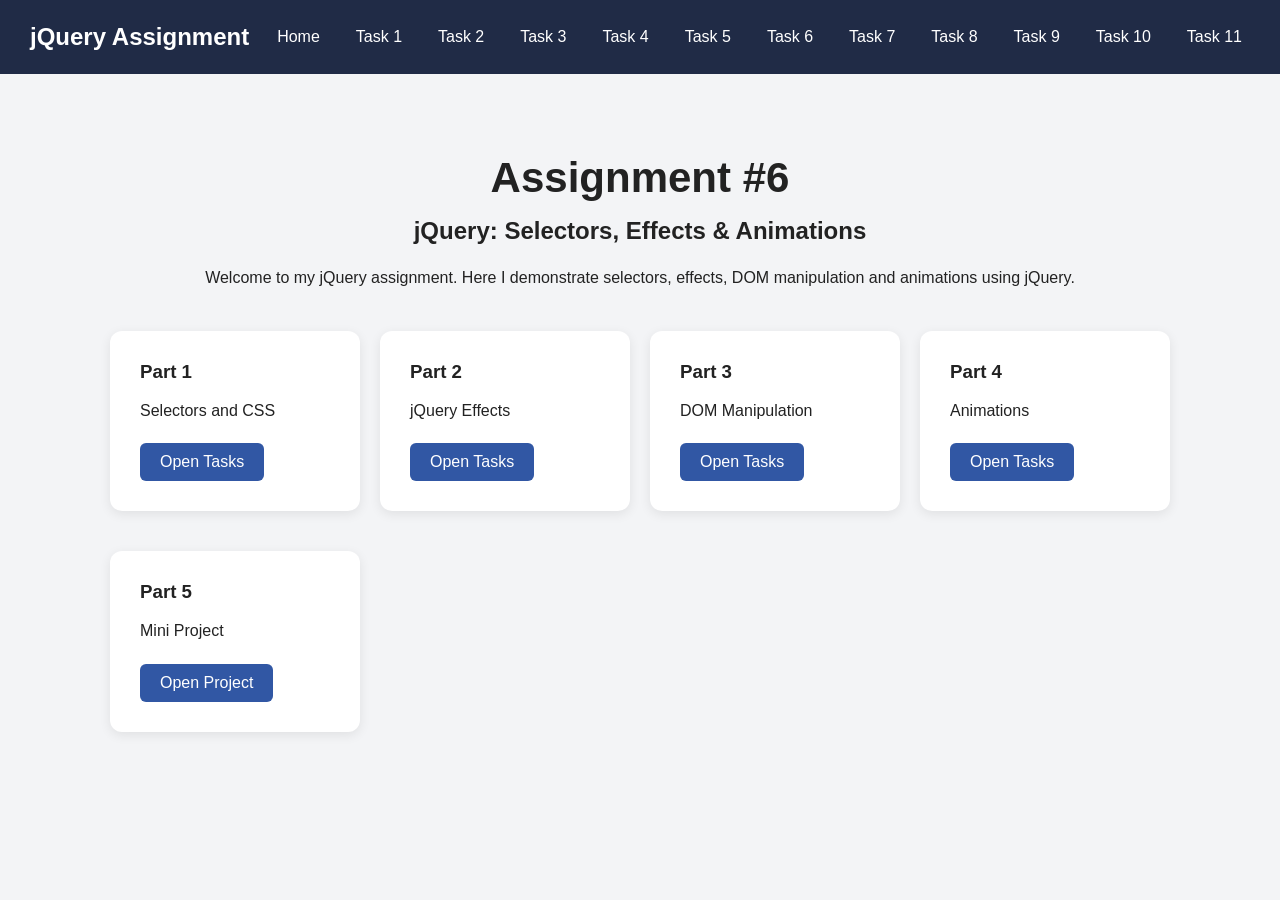
<file: index.html>
<!DOCTYPE html>
<html lang="en">

<head>
    <meta charset="UTF-8">
    <meta name="viewport" content="width=device-width, initial-scale=1.0">
    <title>Assignment 6 - jQuery</title>
    <link rel="stylesheet" href="style.css">
</head>

<body>

    <nav>
        <h2>jQuery Assignment</h2>
        <a href="index.html">Home</a>
        <a href="task1.html">Task 1</a>
        <a href="task2.html">Task 2</a>
        <a href="task3.html">Task 3</a>
        <a href="task4.html">Task 4</a>
        <a href="task5.html">Task 5</a>
        <a href="task6.html">Task 6</a>
        <a href="task7.html">Task 7</a>
        <a href="task8.html">Task 8</a>
        <a href="task9.html">Task 9</a>
        <a href="task10.html">Task 10</a>
        <a href="task11.html">Task 11</a>
    </nav>

    <main>
        <h1>Assignment #6</h1>
        <h2>jQuery: Selectors, Effects & Animations</h2>

        <p>
            Welcome to my jQuery assignment.
            Here I demonstrate selectors, effects,
            DOM manipulation and animations using jQuery.
        </p>

        <div class="cards">
            <div class="card">
                <h3>Part 1</h3>
                <p>Selectors and CSS</p>
                <a href="task1.html">Open Tasks</a>
            </div>

            <div class="card">
                <h3>Part 2</h3>
                <p>jQuery Effects</p>
                <a href="task2.html">Open Tasks</a>
            </div>

            <div class="card">
                <h3>Part 3</h3>
                <p>DOM Manipulation</p>
                <a href="task3.html">Open Tasks</a>
            </div>

            <div class="card">
                <h3>Part 4</h3>
                <p>Animations</p>
                <a href="task4.html">Open Tasks</a>
            </div>

            <div class="card">
                <h3>Part 5</h3>
                <p>Mini Project</p>
                <a href="task5.html">Open Project</a>
            </div>
        </div>
    </main>
    <script src="https://code.jquery.com/jquery-3.7.1.min.js"></script>
    <script src="script.js"></script>

</body>

</html>
</file>
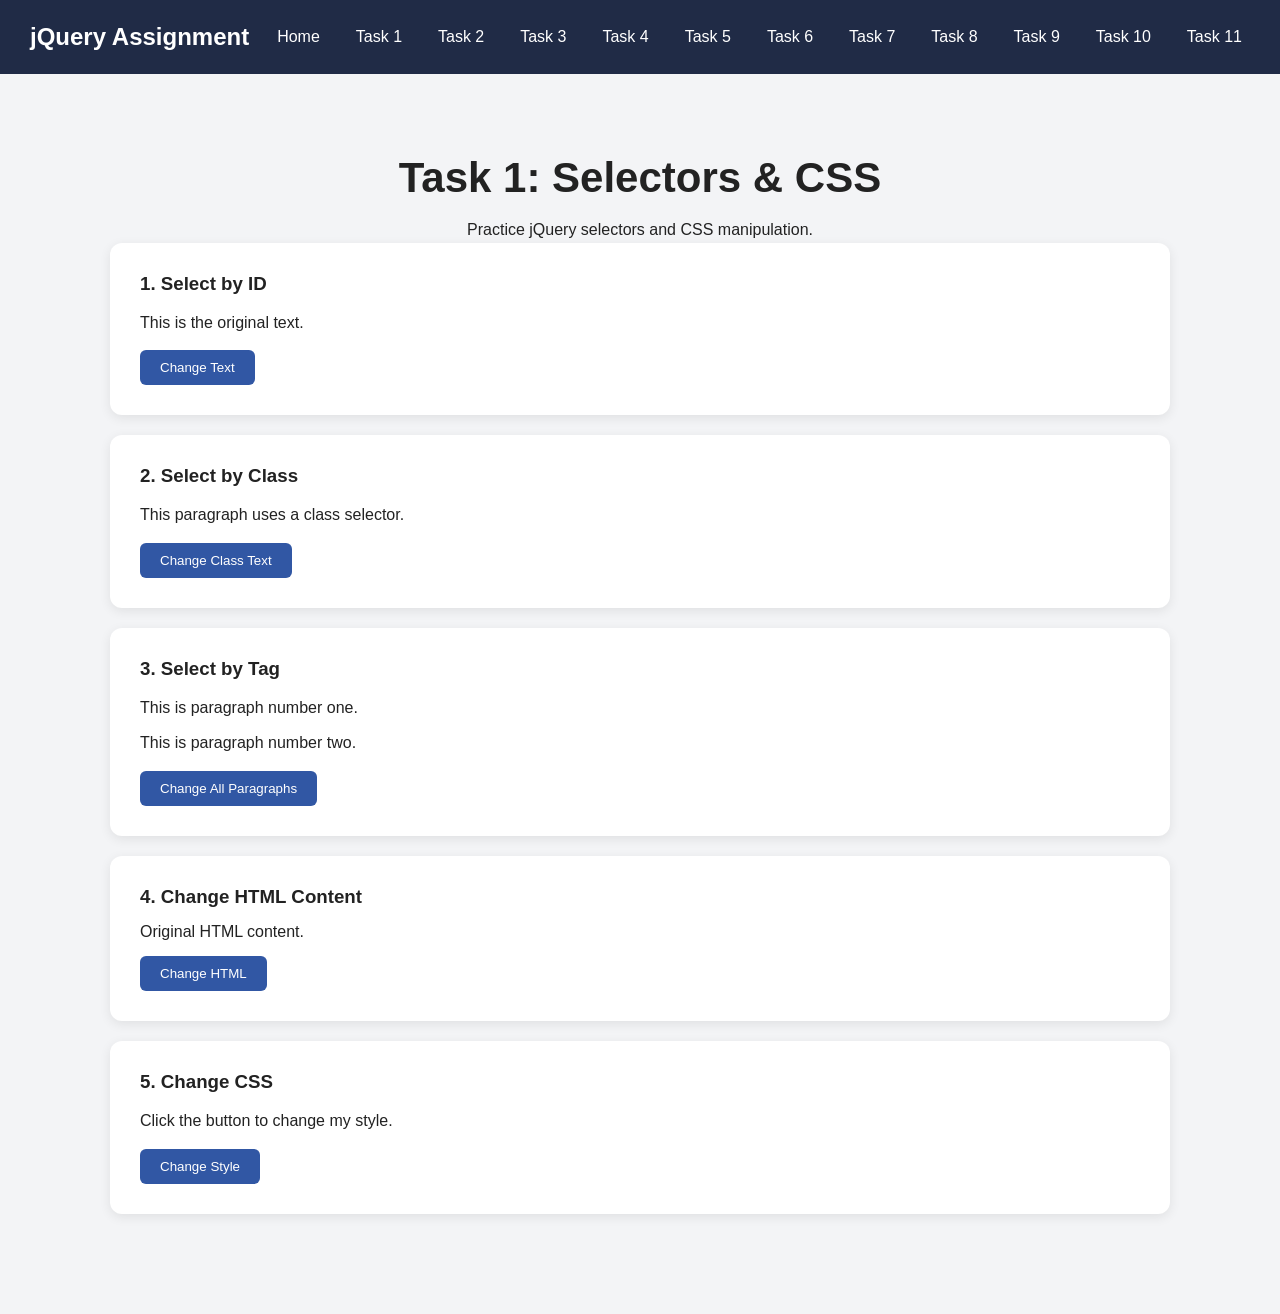
<file: task1.html>
<!DOCTYPE html>
<html lang="en">

<head>
    <meta charset="UTF-8">
    <meta name="viewport" content="width=device-width, initial-scale=1.0">
    <title>Task 1 - jQuery Selectors</title>
    <link rel="stylesheet" href="style.css">
</head>

<body>

    <nav>
        <h2>jQuery Assignment</h2>
        <a href="index.html">Home</a>
        <a href="task1.html">Task 1</a>
        <a href="task2.html">Task 2</a>
        <a href="task3.html">Task 3</a>
        <a href="task4.html">Task 4</a>
        <a href="task5.html">Task 5</a>
        <a href="task6.html">Task 6</a>
        <a href="task7.html">Task 7</a>
        <a href="task8.html">Task 8</a>
        <a href="task9.html">Task 9</a>
        <a href="task10.html">Task 10</a>
        <a href="task11.html">Task 11</a>
    </nav>
    <main>
        <h1>Task 1: Selectors & CSS</h1>
        <p>Practice jQuery selectors and CSS manipulation.</p>

        <div class="card">
            <h3>1. Select by ID</h3>
            <p id="myText">This is the original text.</p>
            <button id="idButton">Change Text</button>
        </div>

        <div class="card">
            <h3>2. Select by Class</h3>
            <p class="myClass">This paragraph uses a class selector.</p>
            <button id="classButton">Change Class Text</button>
        </div>

        <div class="card">
            <h3>3. Select by Tag</h3>
            <p>This is paragraph number one.</p>
            <p>This is paragraph number two.</p>
            <button id="tagButton">Change All Paragraphs</button>
        </div>

        <div class="card">
            <h3>4. Change HTML Content</h3>
            <div id="htmlContent">Original HTML content.</div>
            <button id="htmlButton">Change HTML</button>
        </div>

        <div class="card">
            <h3>5. Change CSS</h3>
            <p id="styleText">Click the button to change my style.</p>
            <button id="cssButton">Change Style</button>
        </div>
    </main>

    <script src="https://code.jquery.com/jquery-3.7.1.min.js"></script>
    <script>
        $(document).ready(function () {

            $("#idButton").click(function () {
                $("#myText").text("Text changed using ID selector!");
            });

            $("#classButton").click(function () {
                $(".myClass").text("Text changed using class selector!");
            });

            $("#tagButton").click(function () {
                $("p").css("color", "blue");
            });

            $("#htmlButton").click(function () {
                $("#htmlContent").html("<b>HTML content changed!</b>");
            });

            $("#cssButton").click(function () {
                $("#styleText").css({
                    "color": "white",
                    "background-color": "blue",
                    "padding": "15px",
                    "border-radius": "8px"
                });
            });

        });
    </script>

</body>

</html>
</file>
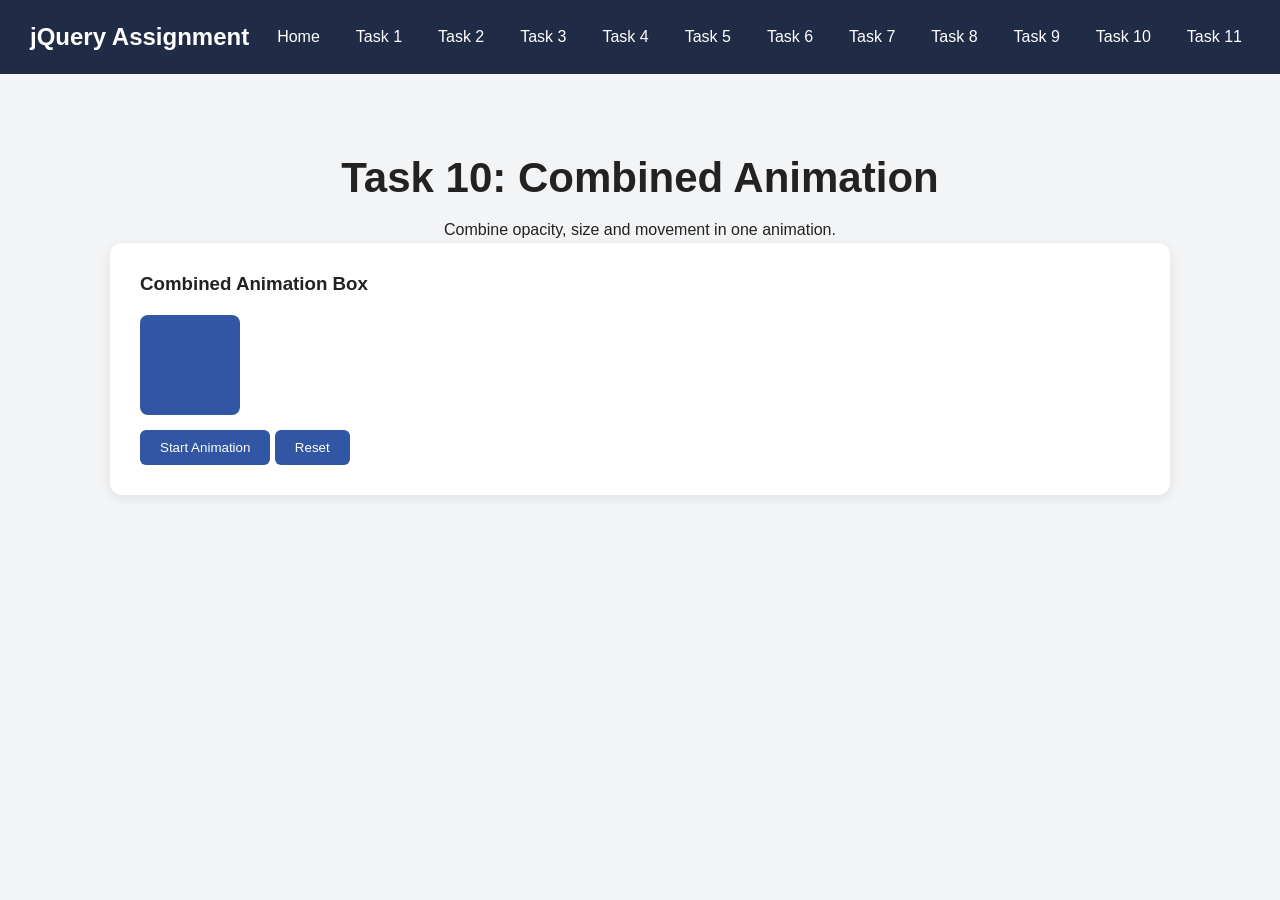
<file: task10.html>
<!DOCTYPE html>
<html lang="en">
<head>
    <meta charset="UTF-8">
    <meta name="viewport" content="width=device-width, initial-scale=1.0">
    <title>Task 10 - Combined Animation</title>
    <link rel="stylesheet" href="style.css">

    <style>
        #box {
            width: 100px;
            height: 100px;
            background: #3157a4;
            position: relative;
            border-radius: 8px;
            margin-top: 20px;
        }
    </style>
</head>
<body>

    <nav>
        <h2>jQuery Assignment</h2>
        <a href="index.html">Home</a>
        <a href="task1.html">Task 1</a>
        <a href="task2.html">Task 2</a>
        <a href="task3.html">Task 3</a>
        <a href="task4.html">Task 4</a>
        <a href="task5.html">Task 5</a>
        <a href="task6.html">Task 6</a>
        <a href="task7.html">Task 7</a>
        <a href="task8.html">Task 8</a>
        <a href="task9.html">Task 9</a>
        <a href="task10.html">Task 10</a>
        <a href="task11.html">Task 11</a>
    </nav>

    <main>
        <h1>Task 10: Combined Animation</h1>
        <p>Combine opacity, size and movement in one animation.</p>

        <div class="card">
            <h3>Combined Animation Box</h3>

            <div id="box"></div>

            <button id="startButton">Start Animation</button>
            <button id="resetButton">Reset</button>
        </div>
    </main>

    <script src="https://code.jquery.com/jquery-3.7.1.min.js"></script>

    <script>
        $(document).ready(function() {

            $("#startButton").click(function() {
                $("#box").animate({
                    width: "200px",
                    height: "200px",
                    left: "150px",
                    opacity: 0.3
                }, 2000);
            });

            $("#resetButton").click(function() {
                $("#box").stop(true, true).css({
                    width: "100px",
                    height: "100px",
                    left: "0px",
                    opacity: 1
                });
            });

        });
    </script>

</body>
</html>
</file>
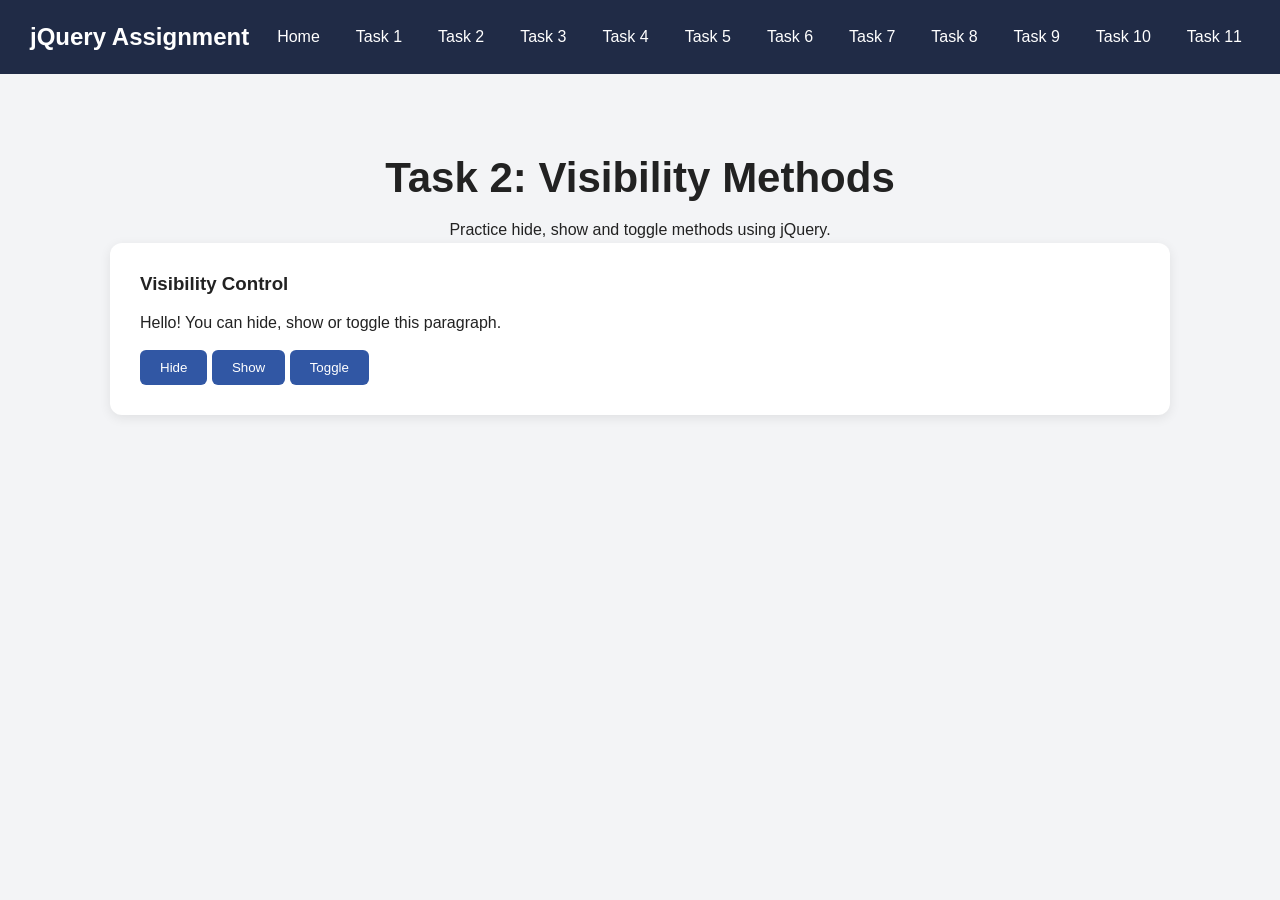
<file: task2.html>
<!DOCTYPE html>
<html lang="en">

<head>
    <meta charset="UTF-8">
    <meta name="viewport" content="width=device-width, initial-scale=1.0">
    <title>Task 2 - Visibility Methods</title>
    <link rel="stylesheet" href="style.css">
</head>

<body>

    <nav>
        <h2>jQuery Assignment</h2>
        <a href="index.html">Home</a>
        <a href="task1.html">Task 1</a>
        <a href="task2.html">Task 2</a>
        <a href="task3.html">Task 3</a>
        <a href="task4.html">Task 4</a>
        <a href="task5.html">Task 5</a>
        <a href="task6.html">Task 6</a>
        <a href="task7.html">Task 7</a>
        <a href="task8.html">Task 8</a>
        <a href="task9.html">Task 9</a>
        <a href="task10.html">Task 10</a>
        <a href="task11.html">Task 11</a>
    </nav>
    <main>
        <h1>Task 2: Visibility Methods</h1>
        <p>Practice hide, show and toggle methods using jQuery.</p>

        <div class="card">
            <h3>Visibility Control</h3>

            <p id="visibilityText">
                Hello! You can hide, show or toggle this paragraph.
            </p>

            <button id="hideButton">Hide</button>
            <button id="showButton">Show</button>
            <button id="toggleButton">Toggle</button>
        </div>
    </main>

    <script src="https://code.jquery.com/jquery-3.7.1.min.js"></script>

    <script>
        $(document).ready(function () {

            $("#hideButton").click(function () {
                $("#visibilityText").hide();
            });

            $("#showButton").click(function () {
                $("#visibilityText").show();
            });

            $("#toggleButton").click(function () {
                $("#visibilityText").toggle();
            });

        });
    </script>

</body>

</html>
</file>
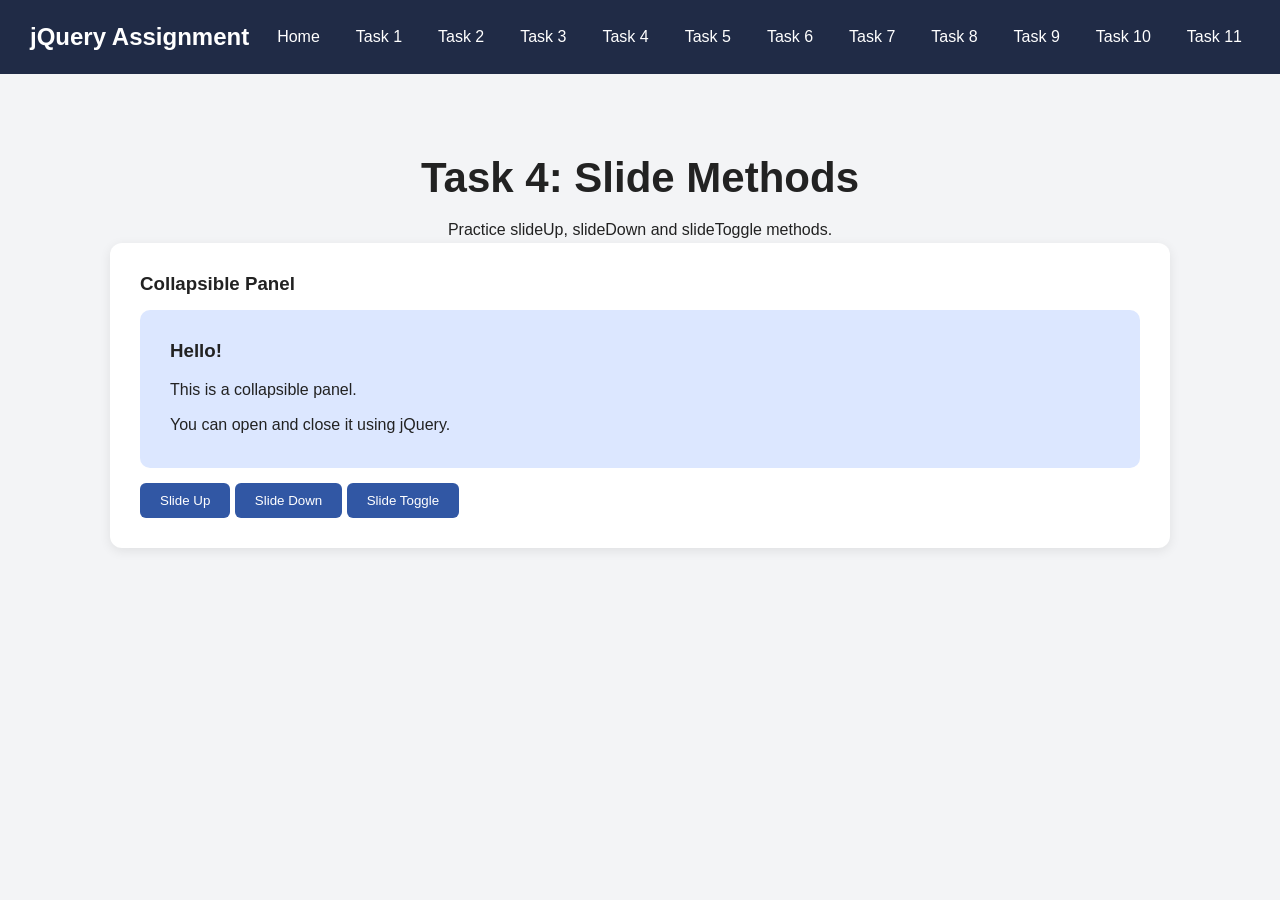
<file: task4.html>
<!DOCTYPE html>
<html lang="en">

<head>
    <meta charset="UTF-8">
    <meta name="viewport" content="width=device-width, initial-scale=1.0">
    <title>Task 4 - Slide Methods</title>
    <link rel="stylesheet" href="style.css">
</head>

<body>

    <nav>
        <h2>jQuery Assignment</h2>
        <a href="index.html">Home</a>
        <a href="task1.html">Task 1</a>
        <a href="task2.html">Task 2</a>
        <a href="task3.html">Task 3</a>
        <a href="task4.html">Task 4</a>
        <a href="task5.html">Task 5</a>
        <a href="task6.html">Task 6</a>
        <a href="task7.html">Task 7</a>
        <a href="task8.html">Task 8</a>
        <a href="task9.html">Task 9</a>
        <a href="task10.html">Task 10</a>
        <a href="task11.html">Task 11</a>
    </nav>

    <main>
        <h1>Task 4: Slide Methods</h1>
        <p>Practice slideUp, slideDown and slideToggle methods.</p>

        <div class="card">
            <h3>Collapsible Panel</h3>

            <div id="slidePanel" style="background: #dce7ff; padding: 30px; border-radius: 10px;">
                <h3>Hello!</h3>
                <p>This is a collapsible panel.</p>
                <p>You can open and close it using jQuery.</p>
            </div>

            <button id="slideUpButton">Slide Up</button>
            <button id="slideDownButton">Slide Down</button>
            <button id="slideToggleButton">Slide Toggle</button>
        </div>
    </main>

    <script src="https://code.jquery.com/jquery-3.7.1.min.js"></script>

    <script>
        $(document).ready(function () {

            $("#slideUpButton").click(function () {
                $("#slidePanel").slideUp(1000);
            });

            $("#slideDownButton").click(function () {
                $("#slidePanel").slideDown(1000);
            });

            $("#slideToggleButton").click(function () {
                $("#slidePanel").slideToggle(1000);
            });

        });
    </script>

</body>

</html>
</file>
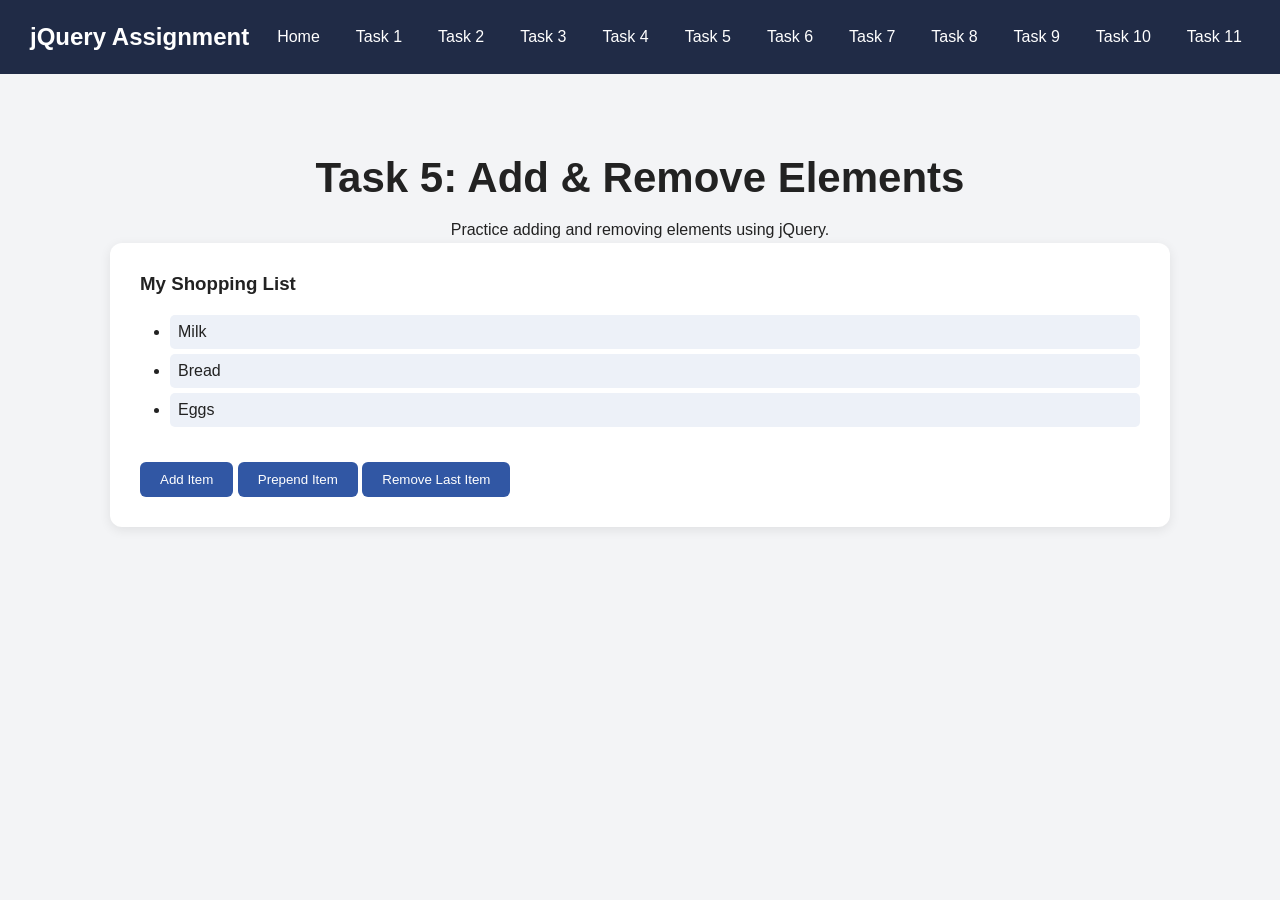
<file: task5.html>
<!DOCTYPE html>
<html lang="en">

<head>
    <meta charset="UTF-8">
    <meta name="viewport" content="width=device-width, initial-scale=1.0">
    <title>Task 5 - Add and Remove Elements</title>
    <link rel="stylesheet" href="style.css">
</head>

<body>

    <nav>
        <h2>jQuery Assignment</h2>
        <a href="index.html">Home</a>
        <a href="task1.html">Task 1</a>
        <a href="task2.html">Task 2</a>
        <a href="task3.html">Task 3</a>
        <a href="task4.html">Task 4</a>
        <a href="task5.html">Task 5</a>
        <a href="task6.html">Task 6</a>
        <a href="task7.html">Task 7</a>
        <a href="task8.html">Task 8</a>
        <a href="task9.html">Task 9</a>
        <a href="task10.html">Task 10</a>
        <a href="task11.html">Task 11</a>
    </nav>

    <main>
        <h1>Task 5: Add & Remove Elements</h1>
        <p>Practice adding and removing elements using jQuery.</p>

        <div class="card">
            <h3>My Shopping List</h3>

            <ul id="myList">
                <li>Milk</li>
                <li>Bread</li>
                <li>Eggs</li>
            </ul>

            <button id="addButton">Add Item</button>
            <button id="prependButton">Prepend Item</button>
            <button id="removeButton">Remove Last Item</button>
        </div>
    </main>

    <script src="https://code.jquery.com/jquery-3.7.1.min.js"></script>

    <script>
        $(document).ready(function () {

            $("#addButton").click(function () {
                $("#myList").append("<li>New Item</li>");
            });

            $("#prependButton").click(function () {
                $("#myList").prepend("<li>First Item</li>");
            });

            $("#removeButton").click(function () {
                $("#myList li:last").remove();
            });

        });
    </script>

</body>

</html>
</file>
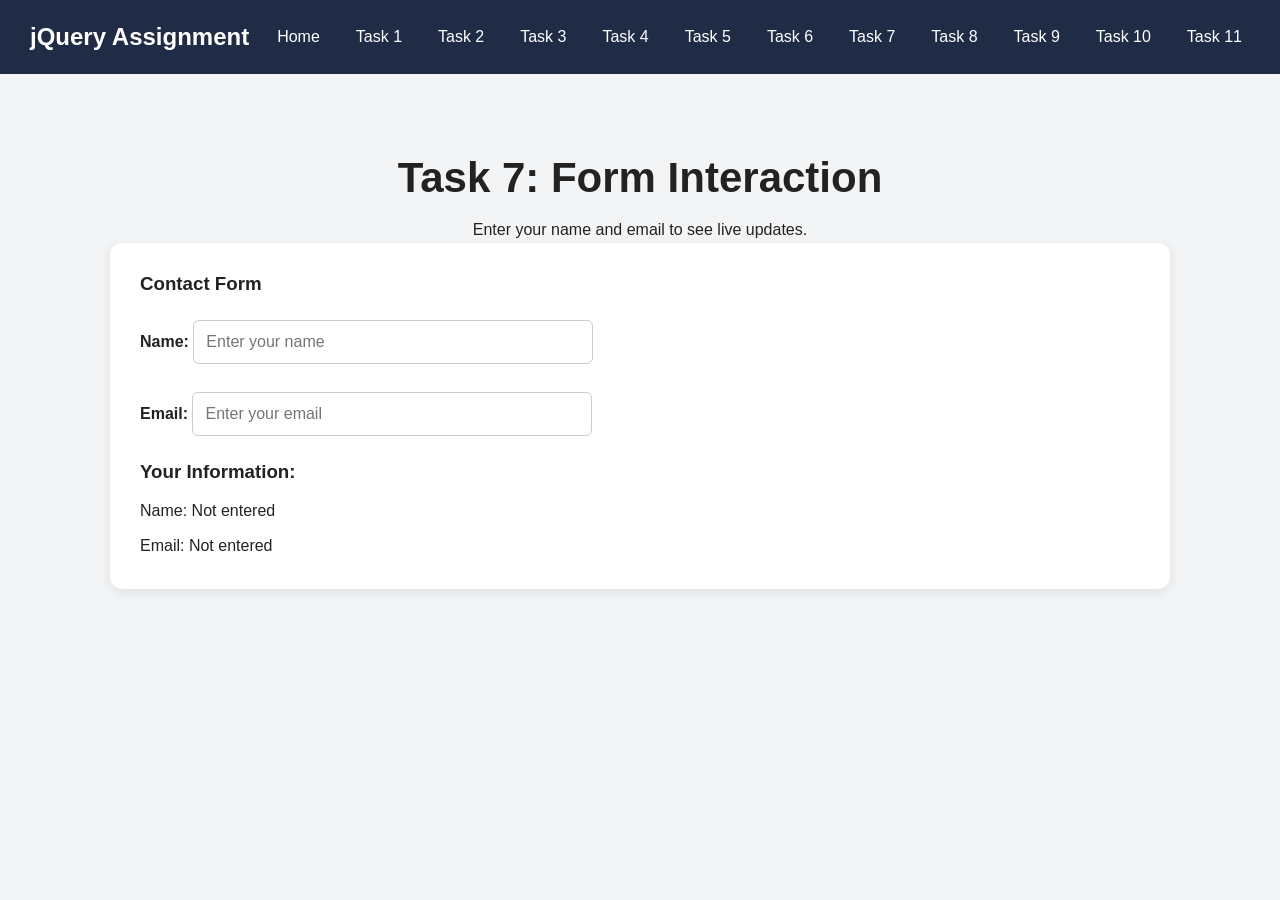
<file: task7.html>
<!DOCTYPE html>
<html lang="en">

<head>
    <meta charset="UTF-8">
    <meta name="viewport" content="width=device-width, initial-scale=1.0">
    <title>Task 7 - Form Interaction</title>
    <link rel="stylesheet" href="style.css">
</head>

<body>


    <nav>
        <h2>jQuery Assignment</h2>
        <a href="index.html">Home</a>
        <a href="task1.html">Task 1</a>
        <a href="task2.html">Task 2</a>
        <a href="task3.html">Task 3</a>
        <a href="task4.html">Task 4</a>
        <a href="task5.html">Task 5</a>
        <a href="task6.html">Task 6</a>
        <a href="task7.html">Task 7</a>
        <a href="task8.html">Task 8</a>
        <a href="task9.html">Task 9</a>
        <a href="task10.html">Task 10</a>
        <a href="task11.html">Task 11</a>
    </nav>


    <main>
        <h1>Task 7: Form Interaction</h1>
        <p>Enter your name and email to see live updates.</p>

        <div class="card">
            <h3>Contact Form</h3>

            <form>
                <label for="name">Name:</label>
                <input type="text" id="name" placeholder="Enter your name">

                <br><br>

                <label for="email">Email:</label>
                <input type="email" id="email" placeholder="Enter your email">
            </form>

            <div style="margin-top: 25px;">
                <h3>Your Information:</h3>
                <p>Name: <span id="showName">Not entered</span></p>
                <p>Email: <span id="showEmail">Not entered</span></p>
            </div>
        </div>
    </main>

    <script src="https://code.jquery.com/jquery-3.7.1.min.js"></script>

    <script>
        $(document).ready(function () {

            $("#name").on("input", function () {
                let name = $(this).val();
                $("#showName").text(name);
            });

            $("#email").on("input", function () {
                let email = $(this).val();
                $("#showEmail").text(email);
            });

        });
    </script>

</body>

</html>
</file>
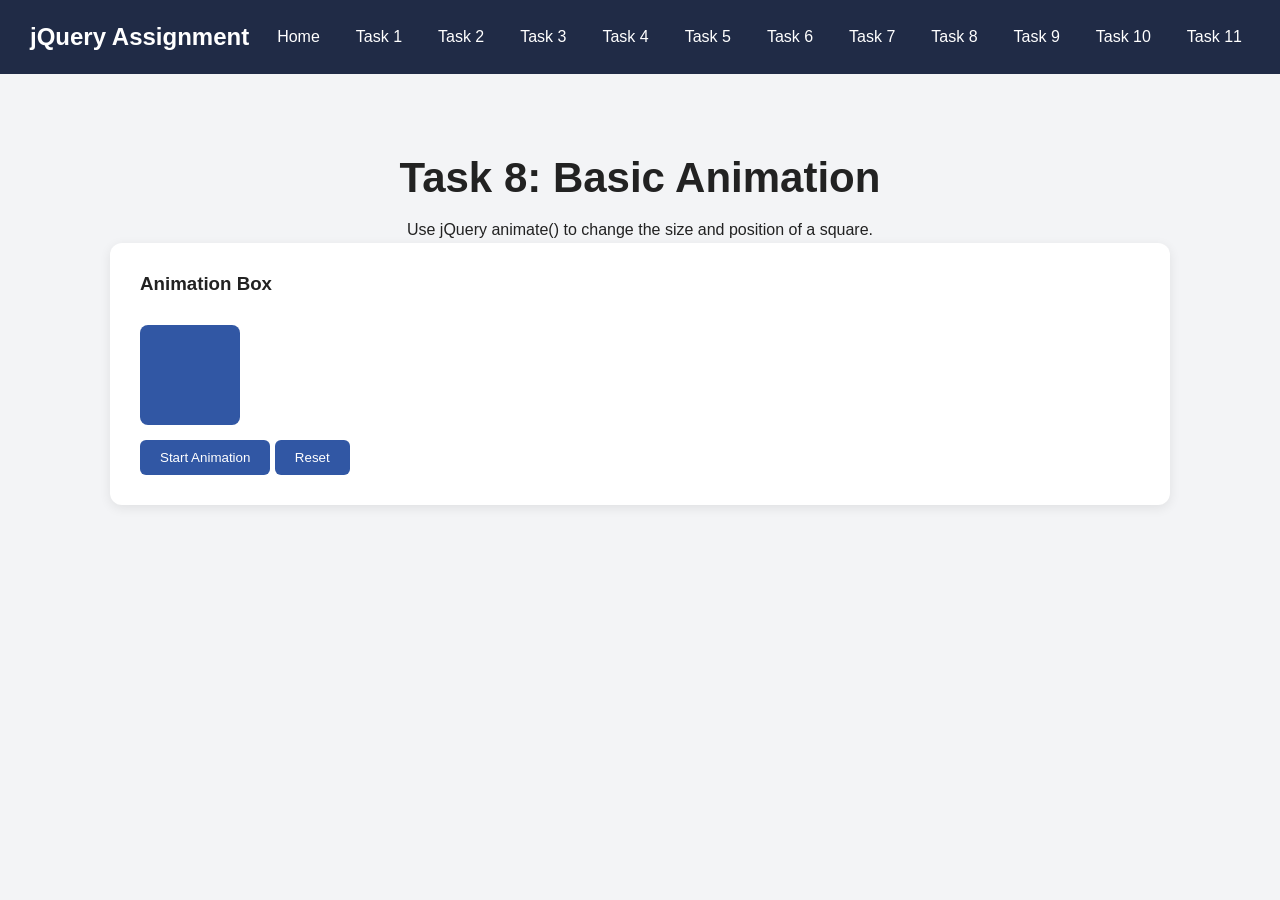
<file: task8.html>
<!DOCTYPE html>
<html lang="en">

<head>
    <meta charset="UTF-8">
    <meta name="viewport" content="width=device-width, initial-scale=1.0">
    <title>Task 8 - Basic Animation</title>
    <link rel="stylesheet" href="style.css">

    <style>
        #box {
            width: 100px;
            height: 100px;
            background: #3157a4;
            position: relative;
            border-radius: 8px;
            margin-top: 30px;
        }
    </style>
</head>

<body>


    <nav>
        <h2>jQuery Assignment</h2>
        <a href="index.html">Home</a>
        <a href="task1.html">Task 1</a>
        <a href="task2.html">Task 2</a>
        <a href="task3.html">Task 3</a>
        <a href="task4.html">Task 4</a>
        <a href="task5.html">Task 5</a>
        <a href="task6.html">Task 6</a>
        <a href="task7.html">Task 7</a>
        <a href="task8.html">Task 8</a>
        <a href="task9.html">Task 9</a>
        <a href="task10.html">Task 10</a>
        <a href="task11.html">Task 11</a>
    </nav>


    <main>
        <h1>Task 8: Basic Animation</h1>
        <p>Use jQuery animate() to change the size and position of a square.</p>

        <div class="card">
            <h3>Animation Box</h3>

            <div id="box"></div>

            <button id="animateButton">Start Animation</button>
            <button id="resetButton">Reset</button>
        </div>
    </main>

    <script src="https://code.jquery.com/jquery-3.7.1.min.js"></script>

    <script>
        $(document).ready(function () {

            $("#animateButton").click(function () {
                $("#box").animate({
                    width: "200px",
                    height: "200px",
                    left: "150px"
                }, 1000);
            });

            $("#resetButton").click(function () {
                $("#box").animate({
                    width: "100px",
                    height: "100px",
                    left: "0px"
                }, 1000);
            });

        });
    </script>

</body>

</html>
</file>
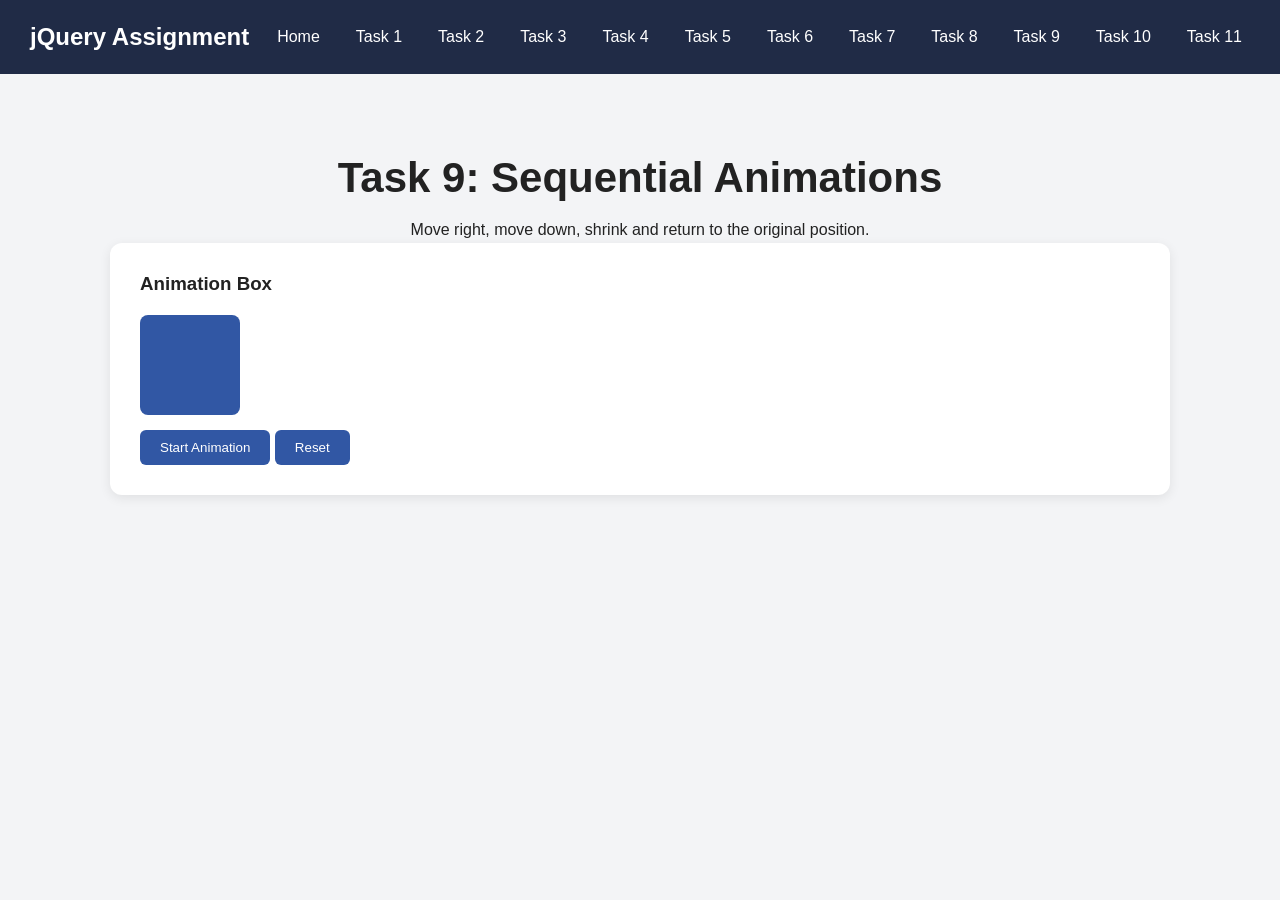
<file: task9.html>
<!DOCTYPE html>
<html lang="en">
<head>
    <meta charset="UTF-8">
    <meta name="viewport" content="width=device-width, initial-scale=1.0">
    <title>Task 9 - Sequential Animations</title>
    <link rel="stylesheet" href="style.css">

    <style>
        #box {
            width: 100px;
            height: 100px;
            background: #3157a4;
            position: relative;
            border-radius: 8px;
            margin-top: 20px;
        }
    </style>
</head>
<body>

    <nav>
        <h2>jQuery Assignment</h2>
        <a href="index.html">Home</a>
        <a href="task1.html">Task 1</a>
        <a href="task2.html">Task 2</a>
        <a href="task3.html">Task 3</a>
        <a href="task4.html">Task 4</a>
        <a href="task5.html">Task 5</a>
        <a href="task6.html">Task 6</a>
        <a href="task7.html">Task 7</a>
        <a href="task8.html">Task 8</a>
        <a href="task9.html">Task 9</a>
        <a href="task10.html">Task 10</a>
        <a href="task11.html">Task 11</a>
    </nav>

    <main>
        <h1>Task 9: Sequential Animations</h1>
        <p>Move right, move down, shrink and return to the original position.</p>

        <div class="card">
            <h3>Animation Box</h3>

            <div id="box"></div>

            <button id="startButton">Start Animation</button>
            <button id="resetButton">Reset</button>
        </div>
    </main>

    <script src="https://code.jquery.com/jquery-3.7.1.min.js"></script>

    <script>
        $(document).ready(function() {

            $("#startButton").click(function() {
                $("#box")
                    .animate({left: "200px"}, 1000)
                    .animate({top: "100px"}, 1000)
                    .animate({
                        width: "50px",
                        height: "50px"
                    }, 1000)
                    .animate({
                        left: "0px",
                        top: "0px",
                        width: "100px",
                        height: "100px"
                    }, 1000);
            });

            $("#resetButton").click(function() {
                $("#box").stop(true, true).css({
                    left: "0px",
                    top: "0px",
                    width: "100px",
                    height: "100px"
                });
            });

        });
    </script>

</body>
</html>
</file>
<file: style.css>
/* для index html  */
* {
    margin: 0;
    padding: 0;
    box-sizing: border-box;
}

body {
    font-family: Arial, sans-serif;
    background: #f3f4f6;
    color: #222;
}

nav {
    background: #202b46;
    padding: 20px;
    display: flex;
    justify-content: space-around;
    align-items: center;
    flex-wrap: wrap;
}

nav h2 {
    color: white;
}

nav a {
    color: white;
    text-decoration: none;
    margin: 8px;
}

nav a:hover {
    color: #8db5ff;
}

main {
    max-width: 1100px;
    margin: 60px auto;
    padding: 20px;
    text-align: center;
}

main h1 {
    font-size: 42px;
    margin-bottom: 15px;
}

main h2 {
    margin-bottom: 20px;
}

main p {
    line-height: 1.6;
}

.cards {
    display: grid;
    grid-template-columns: repeat(auto-fit, minmax(200px, 1fr));
    gap: 20px;
    margin-top: 40px;
}

.card {
    background: white;
    padding: 30px;
    border-radius: 12px;
    box-shadow: 0 3px 12px #00000015;
}

.card h3 {
    margin-bottom: 15px;
}

.card a {
    display: inline-block;
    margin-top: 20px;
    background: #3157a4;
    color: white;
    padding: 10px 20px;
    border-radius: 6px;
    text-decoration: none;
}

/* для script js task1 */

button {
    background: #3157a4;
    color: white;
    border: none;
    padding: 10px 20px;
    border-radius: 6px;
    cursor: pointer;
    margin-top: 15px;
}

button:hover {
    background: #202b46;
}

.card {
    margin-bottom: 20px;
    text-align: left;
}

.card p {
    margin-top: 10px;
}
/* для script js task5 */

ul {
    margin: 20px 0;
    padding-left: 30px;
}

li {
    padding: 8px;
    margin: 5px 0;
    background: #edf1f8;
    border-radius: 5px;
}
/* для script js task7 */

input {
    width: 100%;
    max-width: 400px;
    padding: 12px;
    margin-top: 10px;
    border: 1px solid #ccc;
    border-radius: 6px;
    font-size: 16px;
}

label {
    font-weight: bold;
}
</file>
